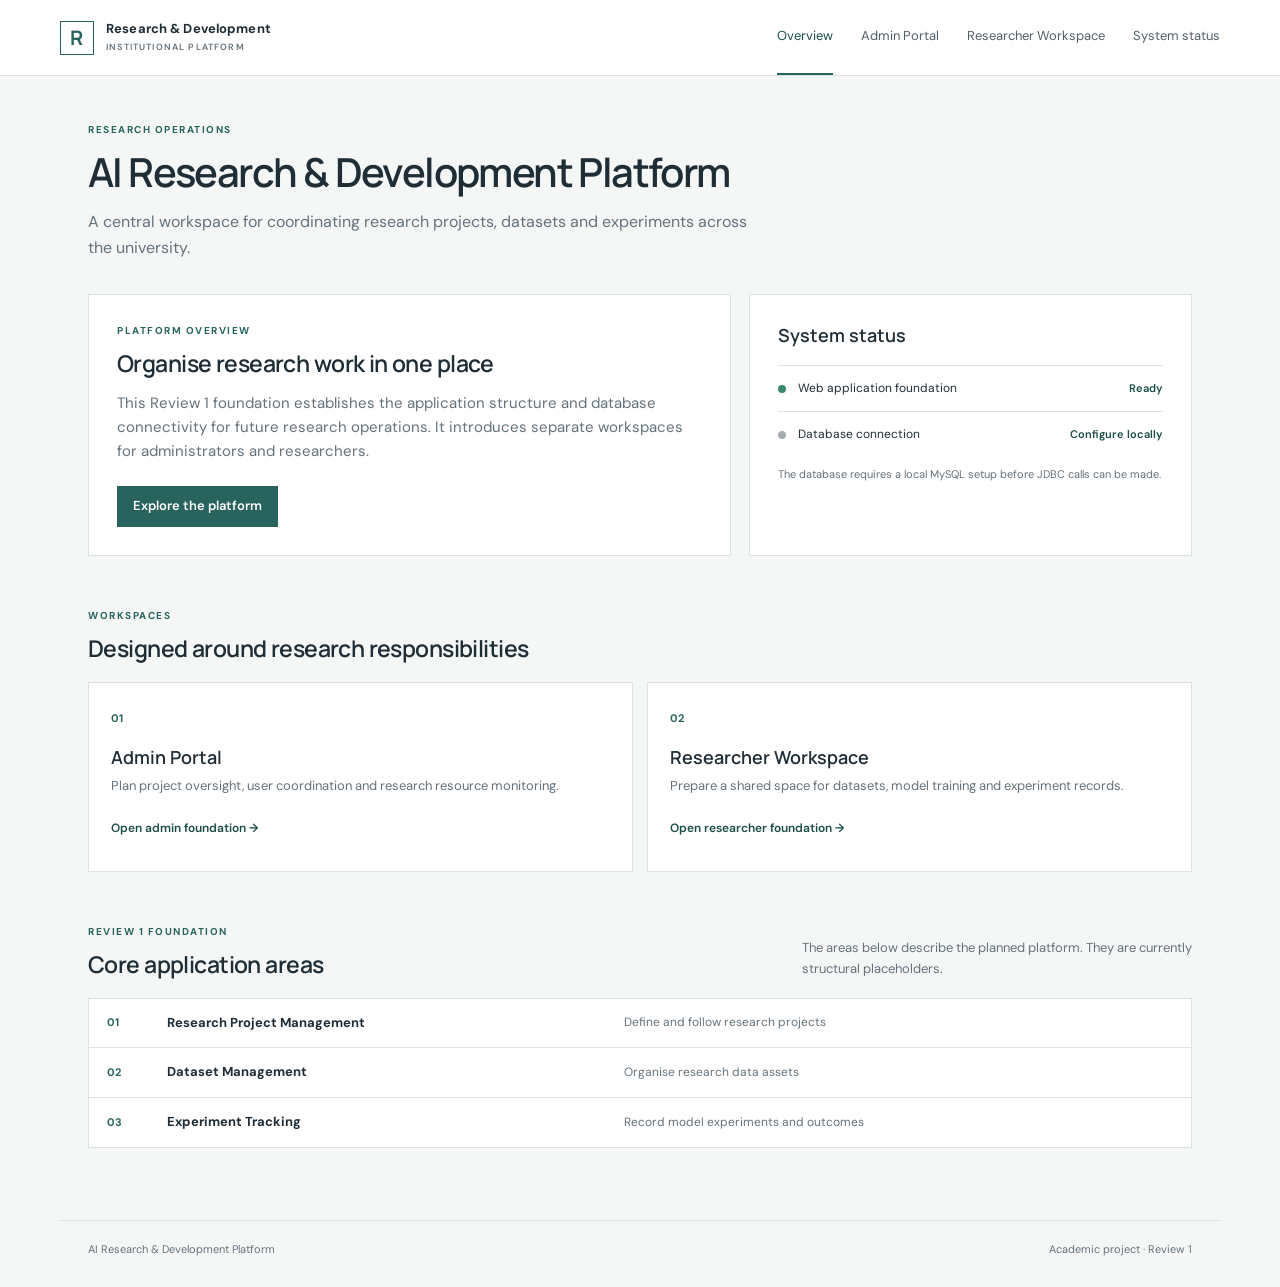
<file: src/main/webapp/index.html>
<!doctype html>
<html lang="en">
<head>
    <meta charset="utf-8"><meta name="viewport" content="width=device-width, initial-scale=1">
    <meta name="description" content="A university platform foundation for managing AI research projects and experiments.">
    <title>AI Research &amp; Development Platform</title>
    <link rel="stylesheet" href="css/styles.css">
</head>
<body>
<header class="site-header"><a class="brand" href="./"><span class="brand-mark">R</span><span>Research &amp; Development<br><small>INSTITUTIONAL PLATFORM</small></span></a>
    <button class="menu-toggle" aria-expanded="false" aria-controls="main-nav">Menu</button>
    <nav id="main-nav" class="main-nav"><a class="active" href="./">Overview</a><a href="admin/">Admin Portal</a><a href="researcher/">Researcher Workspace</a><a href="hello">System status</a></nav>
</header>
<main>
    <section class="page-intro"><p class="eyebrow">RESEARCH OPERATIONS</p><h1>AI Research &amp; Development Platform</h1><p>A central workspace for coordinating research projects, datasets and experiments across the university.</p></section>
    <section class="overview-grid" aria-label="Platform overview">
        <article class="panel intro-panel"><p class="eyebrow">PLATFORM OVERVIEW</p><h2>Organise research work in one place</h2><p>This Review 1 foundation establishes the application structure and database connectivity for future research operations. It introduces separate workspaces for administrators and researchers.</p><a class="button" href="admin/">Explore the platform</a></article>
        <aside class="panel status-panel"><h2>System status</h2><div class="status-line"><span class="status-dot"></span><span>Web application foundation</span><strong>Ready</strong></div><div class="status-line"><span class="status-dot muted"></span><span>Database connection</span><strong>Configure locally</strong></div><p class="small-note">The database requires a local MySQL setup before JDBC calls can be made.</p></aside>
    </section>
    <section class="section-block"><div class="section-heading"><div><p class="eyebrow">WORKSPACES</p><h2>Designed around research responsibilities</h2></div></div>
        <div class="workspace-grid"><a class="workspace-card" href="admin/"><span class="card-index">01</span><h3>Admin Portal</h3><p>Plan project oversight, user coordination and research resource monitoring.</p><span class="text-link">Open admin foundation <span aria-hidden="true">→</span></span></a>
            <a class="workspace-card" href="researcher/"><span class="card-index">02</span><h3>Researcher Workspace</h3><p>Prepare a shared space for datasets, model training and experiment records.</p><span class="text-link">Open researcher foundation <span aria-hidden="true">→</span></span></a></div>
    </section>
    <section class="section-block"><div class="section-heading"><div><p class="eyebrow">REVIEW 1 FOUNDATION</p><h2>Core application areas</h2></div><p class="section-description">The areas below describe the planned platform. They are currently structural placeholders.</p></div>
        <div class="area-list"><div><span>01</span><strong>Research Project Management</strong><small>Define and follow research projects</small></div><div><span>02</span><strong>Dataset Management</strong><small>Organise research data assets</small></div><div><span>03</span><strong>Experiment Tracking</strong><small>Record model experiments and outcomes</small></div></div>
    </section>
</main>
<footer class="site-footer"><span>AI Research &amp; Development Platform</span><span>Academic project · Review 1</span></footer>
<script src="js/main.js"></script>
</body></html>
</file>
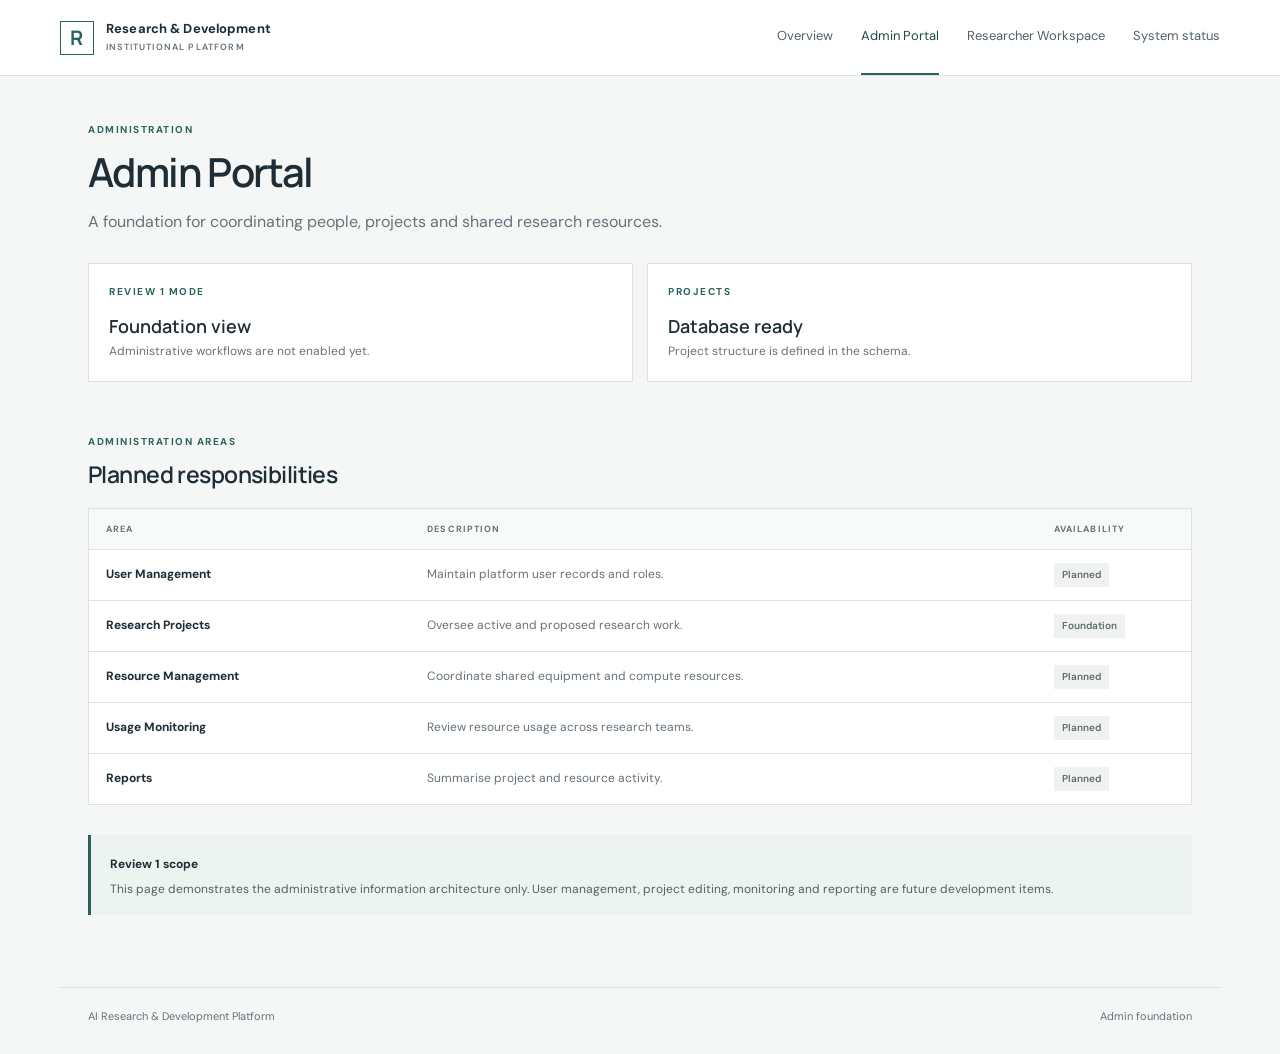
<file: src/main/webapp/admin/index.html>
<!doctype html>
<html lang="en">
<head>
    <meta charset="utf-8">
    <meta name="viewport" content="width=device-width, initial-scale=1">
    <title>Admin Portal | Research Platform</title>
    <link rel="stylesheet" href="../css/styles.css">
</head>
<body>
<header class="site-header"><a class="brand" href="../"><span class="brand-mark">R</span><span>Research &amp; Development<br><small>INSTITUTIONAL PLATFORM</small></span></a>
    <button class="menu-toggle" aria-expanded="false" aria-controls="main-nav">Menu</button>
    <nav id="main-nav" class="main-nav"><a href="../">Overview</a><a class="active" href="./">Admin Portal</a><a
            href="../researcher/">Researcher Workspace</a><a href="../hello">System status</a></nav>
</header>
<main>
    <section class="page-intro compact"><p class="eyebrow">ADMINISTRATION</p>
        <h1>Admin Portal</h1>
        <p>A foundation for coordinating people, projects and shared research resources.</p></section>
    <section class="dashboard-summary">
        <div><span class="eyebrow">REVIEW 1 MODE</span><strong>Foundation view</strong><small>Administrative workflows
            are not enabled yet.</small></div>
        <div><span class="eyebrow">PROJECTS</span><strong>Database ready</strong><small>Project structure is defined in
            the schema.</small></div>
    </section>
    <section class="section-block">
        <div class="section-heading">
            <div><p class="eyebrow">ADMINISTRATION AREAS</p>
                <h2>Planned responsibilities</h2></div>
        </div>
        <div class="management-table">
            <div class="table-head"><span>AREA</span><span>DESCRIPTION</span><span>AVAILABILITY</span></div>
            <div><strong>User Management</strong><span>Maintain platform user records and roles.</span><span
                    class="badge neutral">Planned</span></div>
            <div><strong>Research Projects</strong><span>Oversee active and proposed research work.</span><span
                    class="badge neutral">Foundation</span></div>
            <div><strong>Resource
                Management</strong><span>Coordinate shared equipment and compute resources.</span><span
                    class="badge neutral">Planned</span></div>
            <div><strong>Usage Monitoring</strong><span>Review resource usage across research teams.</span><span
                    class="badge neutral">Planned</span></div>
            <div><strong>Reports</strong><span>Summarise project and resource activity.</span><span
                    class="badge neutral">Planned</span></div>
        </div>
    </section>
    <div class="notice"><strong>Review 1 scope</strong>
        <p>This page demonstrates the administrative information architecture only. User management, project editing,
            monitoring and reporting are future development items.</p></div>
</main>
<footer class="site-footer"><span>AI Research &amp; Development Platform</span><span>Admin foundation</span></footer>
<script src="../js/main.js"></script>
</body>
</html>
</file>
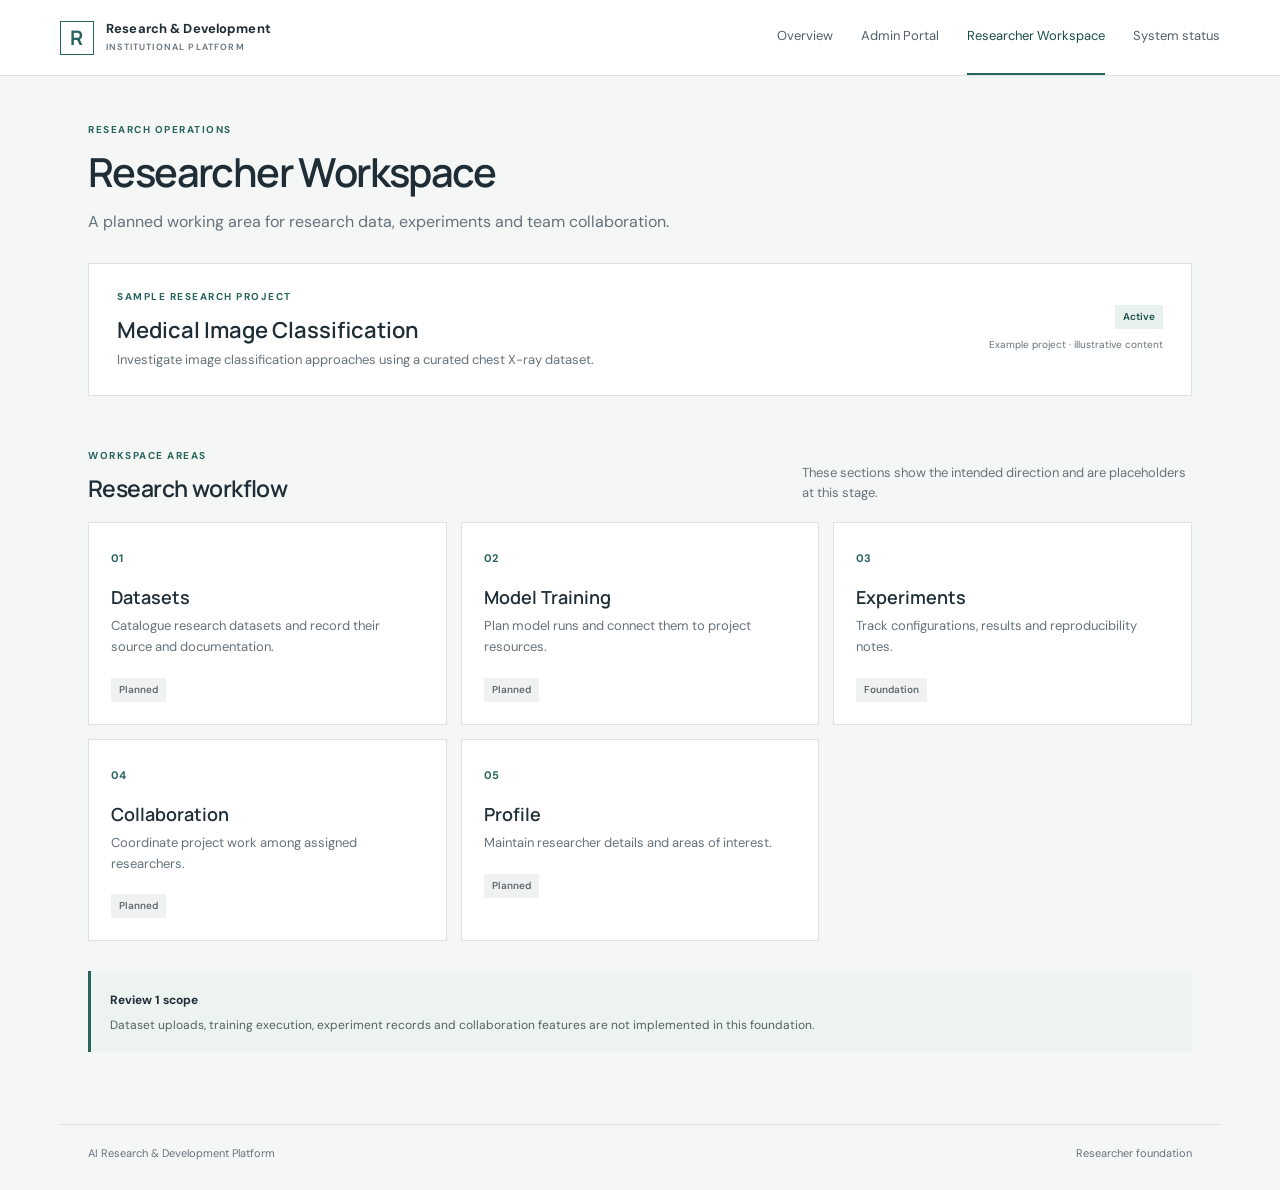
<file: src/main/webapp/researcher/index.html>
<!doctype html>
<html lang="en">
<head>
    <meta charset="utf-8">
    <meta name="viewport" content="width=device-width, initial-scale=1">
    <title>Researcher Workspace | Research Platform</title>
    <link rel="stylesheet" href="../css/styles.css">
</head>
<body>
<header class="site-header"><a class="brand" href="../"><span class="brand-mark">R</span><span>Research &amp; Development<br><small>INSTITUTIONAL PLATFORM</small></span></a>
    <button class="menu-toggle" aria-expanded="false" aria-controls="main-nav">Menu</button>
    <nav id="main-nav" class="main-nav"><a href="../">Overview</a><a href="../admin/">Admin Portal</a><a class="active"
                                                                                                         href="./">Researcher
        Workspace</a><a href="../hello">System status</a></nav>
</header>
<main>
    <section class="page-intro compact"><p class="eyebrow">RESEARCH OPERATIONS</p>
        <h1>Researcher Workspace</h1>
        <p>A planned working area for research data, experiments and team collaboration.</p></section>
    <section class="project-feature">
        <div><p class="eyebrow">SAMPLE RESEARCH PROJECT</p>
            <h2>Medical Image Classification</h2>
            <p>Investigate image classification approaches using a curated chest X-ray dataset.</p></div>
        <div class="project-meta"><span class="badge active-badge">Active</span><small>Example project · illustrative
            content</small></div>
    </section>
    <section class="section-block">
        <div class="section-heading">
            <div><p class="eyebrow">WORKSPACE AREAS</p>
                <h2>Research workflow</h2></div>
            <p class="section-description">These sections show the intended direction and are placeholders at this
                stage.</p></div>
        <div class="workspace-grid three">
            <article class="workspace-card"><span class="card-index">01</span>
                <h3>Datasets</h3>
                <p>Catalogue research datasets and record their source and documentation.</p><span
                        class="badge neutral">Planned</span></article>
            <article class="workspace-card"><span class="card-index">02</span>
                <h3>Model Training</h3>
                <p>Plan model runs and connect them to project resources.</p><span class="badge neutral">Planned</span>
            </article>
            <article class="workspace-card"><span class="card-index">03</span>
                <h3>Experiments</h3>
                <p>Track configurations, results and reproducibility notes.</p><span
                        class="badge neutral">Foundation</span></article>
            <article class="workspace-card"><span class="card-index">04</span>
                <h3>Collaboration</h3>
                <p>Coordinate project work among assigned researchers.</p><span class="badge neutral">Planned</span>
            </article>
            <article class="workspace-card"><span class="card-index">05</span>
                <h3>Profile</h3>
                <p>Maintain researcher details and areas of interest.</p><span class="badge neutral">Planned</span>
            </article>
        </div>
    </section>
    <div class="notice"><strong>Review 1 scope</strong>
        <p>Dataset uploads, training execution, experiment records and collaboration features are not implemented in
            this foundation.</p></div>
</main>
<footer class="site-footer"><span>AI Research &amp; Development Platform</span><span>Researcher foundation</span>
</footer>
<script src="../js/main.js"></script>
</body>
</html>
</file>
<file: src/main/webapp/css/styles.css>
@import url('https://fonts.googleapis.com/css2?family=DM+Sans:wght@400;500;600;700&family=Manrope:wght@400;500;600;700&display=swap');

:root {
    --ink: #1f2d36;
    --muted: #65727b;
    --line: #dce2e4;
    --paper: #fff;
    --canvas: #f5f7f6;
    --accent: #28645d;
    --accent-dark: #1b4d48;
    --soft: #e9f1ef;
    --serif: Manrope, Arial, sans-serif;
    --sans: 'DM Sans', Arial, sans-serif
}

* {
    box-sizing: border-box
}

body {
    margin: 0;
    background: var(--canvas);
    color: var(--ink);
    font-family: var(--sans);
    font-size: 15px;
    line-height: 1.6
}

.site-header {
    height: 76px;
    background: var(--paper);
    border-bottom: 1px solid var(--line);
    display: flex;
    align-items: center;
    justify-content: space-between;
    padding: 0 max(calc((100% - 1160px) / 2), 28px);
    gap: 24px
}

.brand {
    display: flex;
    align-items: center;
    gap: 12px;
    text-decoration: none;
    color: var(--ink);
    font-size: 13px;
    font-weight: 700;
    line-height: 1.25;
    letter-spacing: .01em
}

.brand small {
    font-size: 9px;
    letter-spacing: .13em;
    color: var(--muted);
    font-weight: 600
}

.brand-mark {
    display: grid;
    place-items: center;
    width: 34px;
    height: 34px;
    border: 1px solid var(--accent);
    color: var(--accent);
    font-family: var(--serif);
    font-size: 20px
}

.main-nav {
    height: 100%;
    display: flex;
    align-items: center;
    gap: 28px
}

.main-nav a {
    height: 100%;
    display: flex;
    align-items: center;
    color: #526069;
    text-decoration: none;
    font-size: 13px;
    border-bottom: 2px solid transparent
}

.main-nav a:hover, .main-nav a.active {
    color: var(--accent-dark);
    border-bottom-color: var(--accent)
}

.menu-toggle {
    display: none;
    background: #fff;
    border: 1px solid var(--line);
    padding: 8px 12px;
    color: var(--ink)
}

main {
    max-width: 1160px;
    margin: 0 auto;
    padding: 46px 28px 72px
}

.page-intro {
    max-width: 760px;
    margin: 0 0 34px
}

.page-intro.compact {
    margin-bottom: 28px
}

.eyebrow {
    font-size: 10px;
    letter-spacing: .15em;
    font-weight: 700;
    color: var(--accent);
    margin: 0 0 10px
}

.page-intro h1 {
    font: 600 clamp(29px, 4vw, 40px)/1.2 var(--serif);
    letter-spacing: -.04em;
    margin: 0 0 13px
}

.page-intro > p:last-child {
    font-size: 16px;
    color: var(--muted);
    margin: 0;
    max-width: 660px
}

.overview-grid {
    display: grid;
    grid-template-columns:1.45fr 1fr;
    gap: 18px
}

.panel {
    background: var(--paper);
    border: 1px solid var(--line);
    padding: 28px
}

.intro-panel {
    min-height: 255px
}

.intro-panel h2, .section-heading h2 {
    font: 600 23px/1.3 var(--serif);
    letter-spacing: -.025em;
    margin: 0 0 12px
}

.intro-panel > p:not(.eyebrow) {
    color: var(--muted);
    max-width: 610px;
    margin: 0 0 23px
}

.button {
    display: inline-block;
    padding: 10px 16px;
    background: var(--accent);
    color: #fff;
    text-decoration: none;
    font-size: 13px;
    font-weight: 600
}

.button:hover {
    background: var(--accent-dark)
}

.status-panel h2 {
    font: 600 18px var(--serif);
    margin: 0 0 18px
}

.status-line {
    display: grid;
    grid-template-columns:10px 1fr auto;
    gap: 10px;
    align-items: center;
    border-top: 1px solid var(--line);
    padding: 13px 0;
    font-size: 12px
}

.status-line strong {
    font-size: 11px;
    font-weight: 600;
    color: var(--accent-dark)
}

.status-dot {
    width: 8px;
    height: 8px;
    border-radius: 50%;
    background: #39896f
}

.status-dot.muted {
    background: #a4adae
}

.small-note {
    font-size: 11px;
    color: var(--muted);
    margin: 8px 0 0
}

.section-block {
    margin-top: 52px
}

.section-heading {
    display: flex;
    align-items: end;
    justify-content: space-between;
    gap: 28px;
    margin-bottom: 18px
}

.section-heading h2 {
    margin-bottom: 0
}

.section-description {
    max-width: 390px;
    color: var(--muted);
    font-size: 13px;
    margin: 0
}

.workspace-grid {
    display: grid;
    grid-template-columns:repeat(2, 1fr);
    gap: 14px
}

.workspace-grid.three {
    grid-template-columns:repeat(3, 1fr)
}

.workspace-card {
    display: block;
    background: var(--paper);
    border: 1px solid var(--line);
    padding: 22px;
    text-decoration: none;
    color: inherit;
    min-height: 190px
}

.workspace-card:hover {
    border-color: #99b7af
}

.workspace-card h3 {
    font: 600 18px var(--serif);
    margin: 16px 0 7px
}

.workspace-card p {
    font-size: 13px;
    color: var(--muted);
    margin: 0 0 18px
}

.card-index {
    font-size: 11px;
    font-weight: 700;
    color: var(--accent)
}

.text-link {
    font-size: 12px;
    color: var(--accent-dark);
    font-weight: 600
}

.area-list {
    background: var(--paper);
    border: 1px solid var(--line)
}

.area-list > div {
    display: grid;
    grid-template-columns:60px 1fr 1.2fr;
    align-items: center;
    padding: 14px 18px;
    border-top: 1px solid var(--line)
}

.area-list > div:first-child {
    border-top: 0
}

.area-list span {
    font-size: 11px;
    color: var(--accent);
    font-weight: 700
}

.area-list strong {
    font-size: 13px
}

.area-list small {
    font-size: 12px;
    color: var(--muted)
}

.site-footer {
    max-width: 1160px;
    margin: auto;
    padding: 20px 28px 28px;
    border-top: 1px solid var(--line);
    display: flex;
    justify-content: space-between;
    color: var(--muted);
    font-size: 11px
}

.dashboard-summary {
    display: grid;
    grid-template-columns:1fr 1fr;
    gap: 14px
}

.dashboard-summary > div {
    background: var(--paper);
    border: 1px solid var(--line);
    padding: 20px;
    display: flex;
    flex-direction: column;
    gap: 4px
}

.dashboard-summary strong {
    font: 600 18px var(--serif)
}

.dashboard-summary small {
    color: var(--muted);
    font-size: 12px
}

.management-table {
    background: var(--paper);
    border: 1px solid var(--line)
}

.management-table > div {
    display: grid;
    grid-template-columns:1fr 2fr 120px;
    gap: 16px;
    align-items: center;
    padding: 13px 17px;
    border-top: 1px solid var(--line);
    font-size: 12px
}

.management-table .table-head {
    background: #f8faf9;
    border-top: 0;
    color: var(--muted);
    font-size: 9px;
    font-weight: 700;
    letter-spacing: .12em
}

.management-table > div > span:nth-child(2) {
    color: var(--muted)
}

.badge {
    display: inline-block;
    font-size: 10px;
    font-weight: 600;
    padding: 4px 8px;
    width: max-content
}

.badge.neutral {
    background: #f0f2f2;
    color: #5e696e
}

.badge.active-badge {
    background: var(--soft);
    color: var(--accent-dark)
}

.notice {
    border-left: 3px solid var(--accent);
    background: #edf3f1;
    padding: 16px 19px;
    margin-top: 30px
}

.notice strong {
    font-size: 12px
}

.notice p {
    font-size: 12px;
    color: #53635f;
    margin: 5px 0 0
}

.project-feature {
    background: #fff;
    border: 1px solid var(--line);
    padding: 25px 28px;
    display: flex;
    justify-content: space-between;
    align-items: center;
    gap: 24px
}

.project-feature h2 {
    font: 600 22px var(--serif);
    margin: 0 0 5px
}

.project-feature p:not(.eyebrow) {
    font-size: 13px;
    color: var(--muted);
    margin: 0
}

.project-meta {
    display: flex;
    flex-direction: column;
    align-items: flex-end;
    gap: 8px
}

.project-meta small {
    font-size: 10px;
    color: var(--muted)
}

@media (max-width: 760px) {
    .site-header {
        height: auto;
        min-height: 68px;
        padding: 12px 20px;
        flex-wrap: wrap
    }

    .menu-toggle {
        display: block
    }

    .main-nav {
        display: none;
        height: auto;
        width: 100%;
        align-items: stretch;
        flex-direction: column;
        gap: 0
    }

    .main-nav.open {
        display: flex
    }

    .main-nav a {
        height: auto;
        padding: 10px 0;
        border-bottom: 1px solid var(--line)
    }

    .main-nav a.active {
        border-bottom-color: var(--line);
        color: var(--accent);
        font-weight: 700
    }

    .main-nav a:last-child {
        border-bottom: 0
    }

    main {
        padding: 34px 20px 52px
    }

    .overview-grid {
        grid-template-columns:1fr
    }

    .workspace-grid.three {
        grid-template-columns:repeat(2, 1fr)
    }

    .section-heading {
        align-items: flex-start;
        flex-direction: column;
        gap: 8px
    }

    .management-table > div {
        grid-template-columns:1fr 1.6fr 95px;
        gap: 9px;
        padding: 12px;
        font-size: 11px
    }
}

@media (max-width: 520px) {
    .page-intro h1 {
        font-size: 30px
    }

    .page-intro > p:last-child {
        font-size: 14px
    }

    .panel {
        padding: 21px
    }

    .workspace-grid, .workspace-grid.three, .dashboard-summary {
        grid-template-columns:1fr
    }

    .workspace-card {
        min-height: 0
    }

    .area-list > div {
        grid-template-columns:34px 1fr
    }

    .area-list small {
        grid-column: 2
    }

    .management-table .table-head {
        display: none
    }

    .management-table > div:not(.table-head) {
        grid-template-columns:1fr auto
    }

    .management-table > div > span:nth-child(2) {
        grid-column: 1/-1;
        grid-row: 2
    }

    .management-table > div > span:nth-child(3) {
        grid-column: 2;
        grid-row: 1
    }

    .project-feature {
        align-items: flex-start;
        flex-direction: column;
        padding: 22px
    }

    .project-meta {
        align-items: flex-start
    }

    .site-footer {
        padding: 18px 20px;
        gap: 10px;
        flex-direction: column
    }
}
</file>
